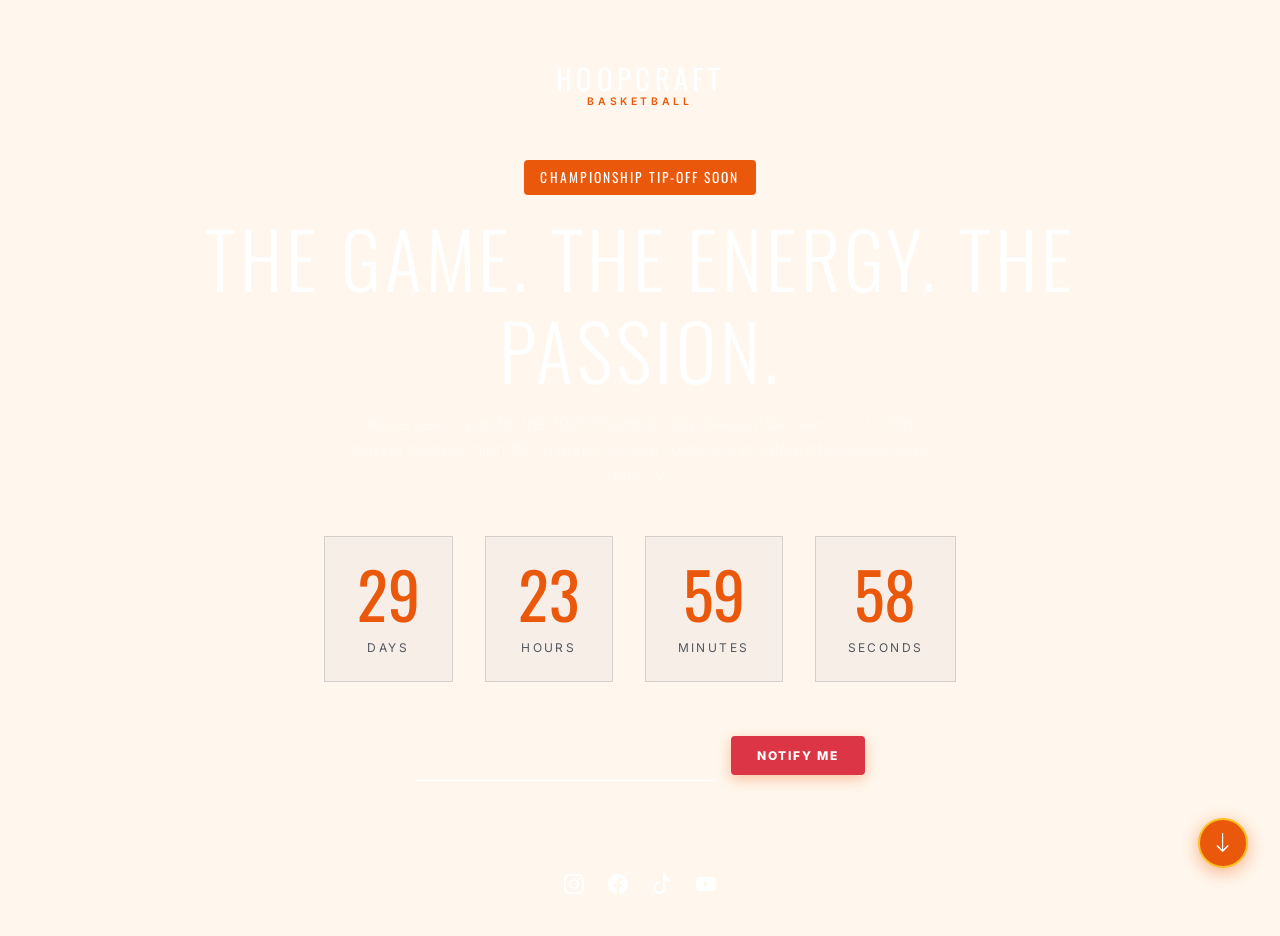
<file: coming-soon.html>
<!DOCTYPE html>
<html lang="en" data-theme="dark">
<head>
  <meta charset="UTF-8">
  <meta name="viewport" content="width=device-width, initial-scale=1.0">
  
  <!-- SEO Metadata -->
  <title>2026 Championship Tip-Off Soon — HoopCraft Basketball</title>
  <meta name="description" content="The new HoopCraft championship basketball season is launching soon. Get ready for buzzer beaters, high-flying dunks, all-star rosters, and courtside energy.">

  <!-- Favicon -->
  <link rel="icon" type="image/svg+xml" href="assets/images/favicon.svg">

  <!-- Bootstrap 5 CDN -->
  <link href="https://cdn.jsdelivr.net/npm/bootstrap@5.3.0/dist/css/bootstrap.min.css" rel="stylesheet">
  <!-- Bootstrap Icons CDN -->
  <link href="https://cdn.jsdelivr.net/npm/bootstrap-icons@1.11.0/font/bootstrap-icons.css" rel="stylesheet">
  
  <!-- Local Styles -->
  <link rel="stylesheet" href="assets/css/style.css">
</head>
<body>

  <!-- Coming Soon Page Content -->
  <main class="coming-soon-wrapper container justify-content-between py-5">
    
    <!-- Top Brand Logo -->
    <div class="brand-logo-container mt-3">
      <a href="index.html" class="brand-logo text-white">
        HOOPCRAFT
        <span class="text-warning">BASKETBALL</span>
      </a>
    </div>

    <!-- Center Hero + Countdown -->
    <div class="my-auto py-5">
      <span class="badge-fast-food mb-3">CHAMPIONSHIP TIP-OFF SOON</span>
      <h1 class="display-3 font-heading text-white mb-3" style="font-size: clamp(2.5rem, 6vw, 5rem);">THE GAME. THE ENERGY. THE PASSION.</h1>
      <p class="font-body mx-auto mb-5 text-white-50" style="max-width: 600px; opacity: 0.85; font-weight: 300;">
        We are gearing up for the 2026 Championship Season! Get ready for thrilling buzzer beaters, high-flying dunks, all-star rosters, and unforgettable courtside energy.
      </p>

      <!-- Countdown Container -->
      <div class="countdown-container" id="coming-soon-countdown">
        <!-- Days -->
        <div class="countdown-box">
          <span class="countdown-number" id="days">00</span>
          <div class="countdown-label">DAYS</div>
        </div>
        <!-- Hours -->
        <div class="countdown-box">
          <span class="countdown-number" id="hours">00</span>
          <div class="countdown-label">HOURS</div>
        </div>
        <!-- Minutes -->
        <div class="countdown-box">
          <span class="countdown-number" id="minutes">00</span>
          <div class="countdown-label">MINUTES</div>
        </div>
        <!-- Seconds -->
        <div class="countdown-box">
          <span class="countdown-number" id="seconds">00</span>
          <div class="countdown-label">SECONDS</div>
        </div>
      </div>

      <!-- Newsletter input -->
      <div class="mx-auto mt-5" style="max-width: 450px;">
        <form id="coming-soon-form" onsubmit="event.preventDefault(); alert('Thank you! You are on the VIP early access list for HoopCraft basketball passes.'); this.reset();">
          <div class="luxury-form-group d-flex align-items-center">
            <div class="flex-grow-1 position-relative">
              <input type="email" id="cs-email" class="luxury-input text-white border-white" placeholder=" " required style="border-bottom: 1px solid rgba(255, 247, 237, 0.3);">
              <label for="cs-email" class="luxury-label" style="color: rgba(255, 247, 237, 0.6);">EMAIL ADDRESS</label>
            </div>
            <button type="submit" class="btn-premium btn-premium-solid bg-danger text-white border-danger ms-3 py-2 px-4" style="height: fit-content; font-size: 0.75rem;">NOTIFY ME</button>
          </div>
        </form>
      </div>
    </div>

    <!-- Bottom Social Links -->
    <div class="mb-3">
      <div class="social-links justify-content-center mb-3">
        <a href="#" class="social-link-item text-white" aria-label="Instagram"><i class="bi bi-instagram"></i></a>
        <a href="#" class="social-link-item text-white" aria-label="Facebook"><i class="bi bi-facebook"></i></a>
        <a href="#" class="social-link-item text-white" aria-label="TikTok"><i class="bi bi-tiktok"></i></a>
        <a href="#" class="social-link-item text-white" aria-label="YouTube"><i class="bi bi-youtube"></i></a>
      </div>
      <p class="mb-0 text-white-50" style="font-size: 0.75rem; opacity: 0.5;">&copy; 2026 HoopCraft. All Rights Reserved.</p>
    </div>

  </main>

  <!-- Scripts -->
  <script src="assets/js/main.js"></script>
</body>
</html>
</file>
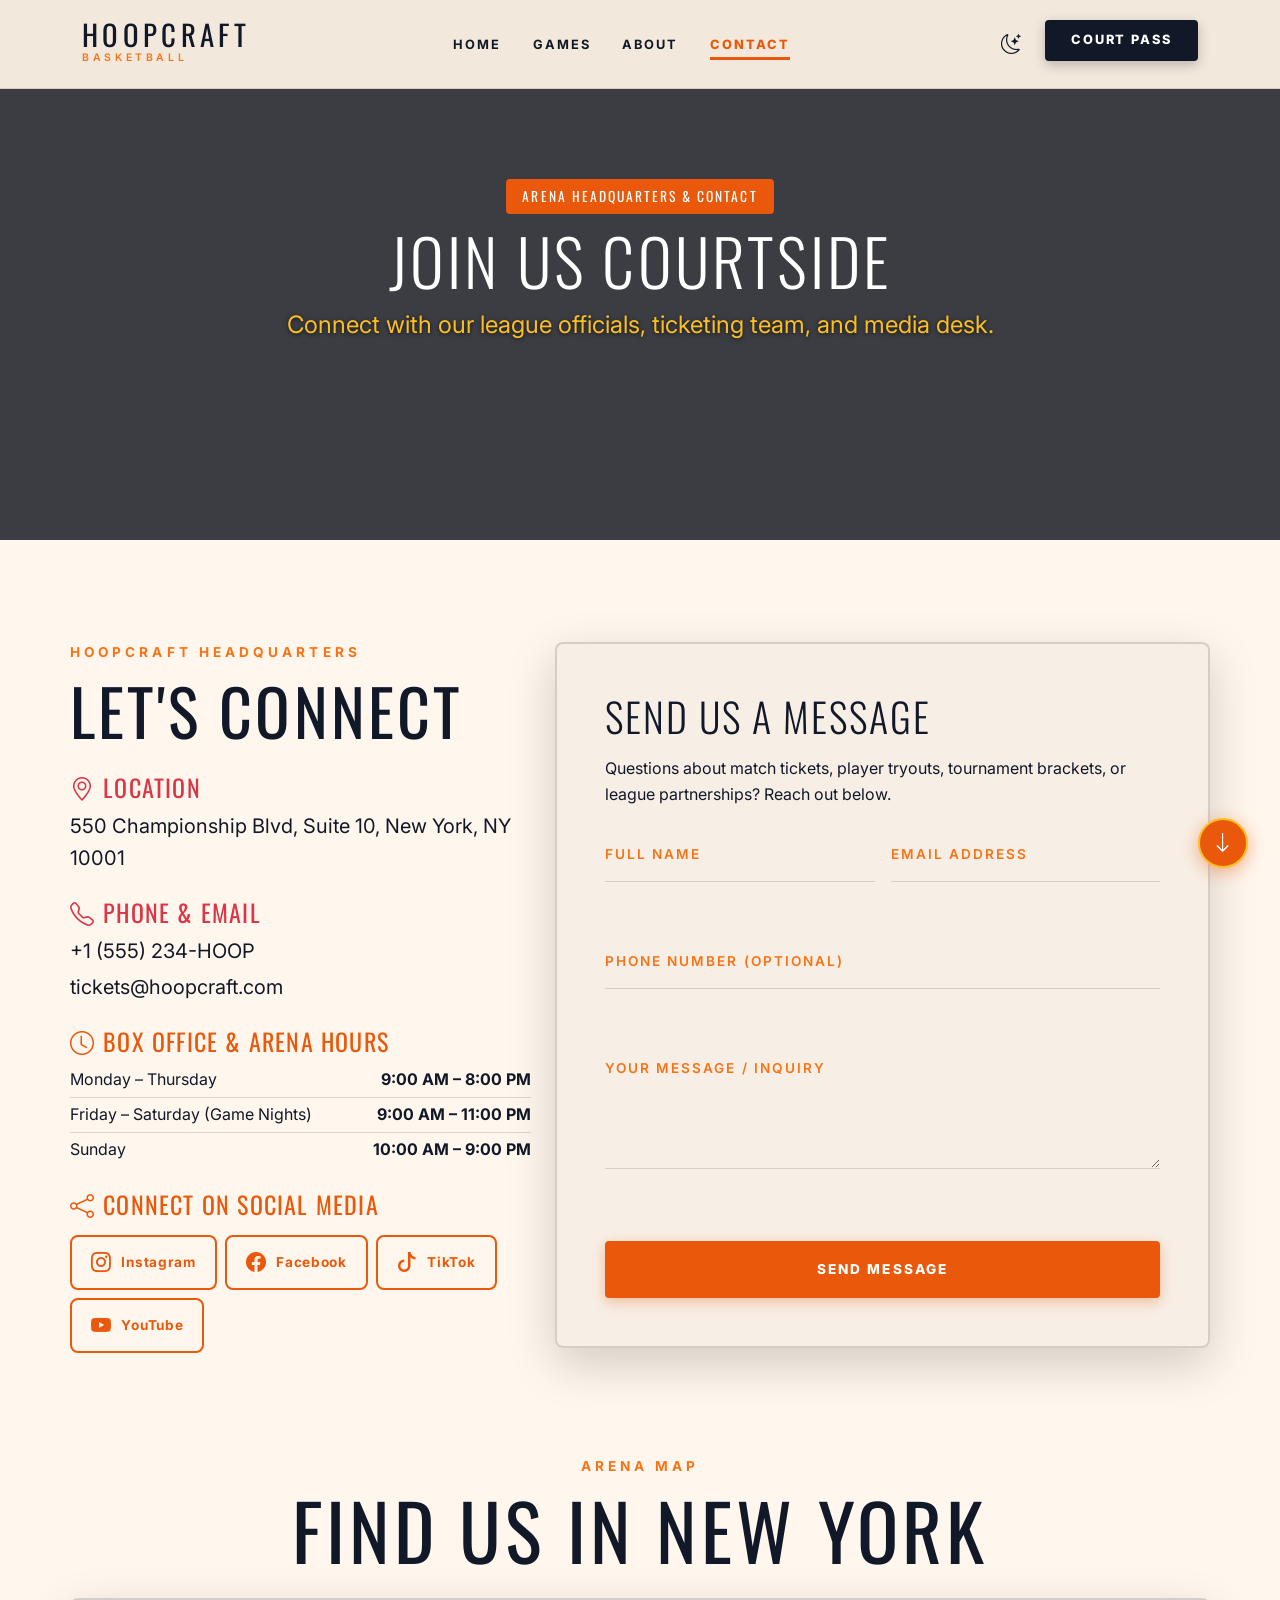
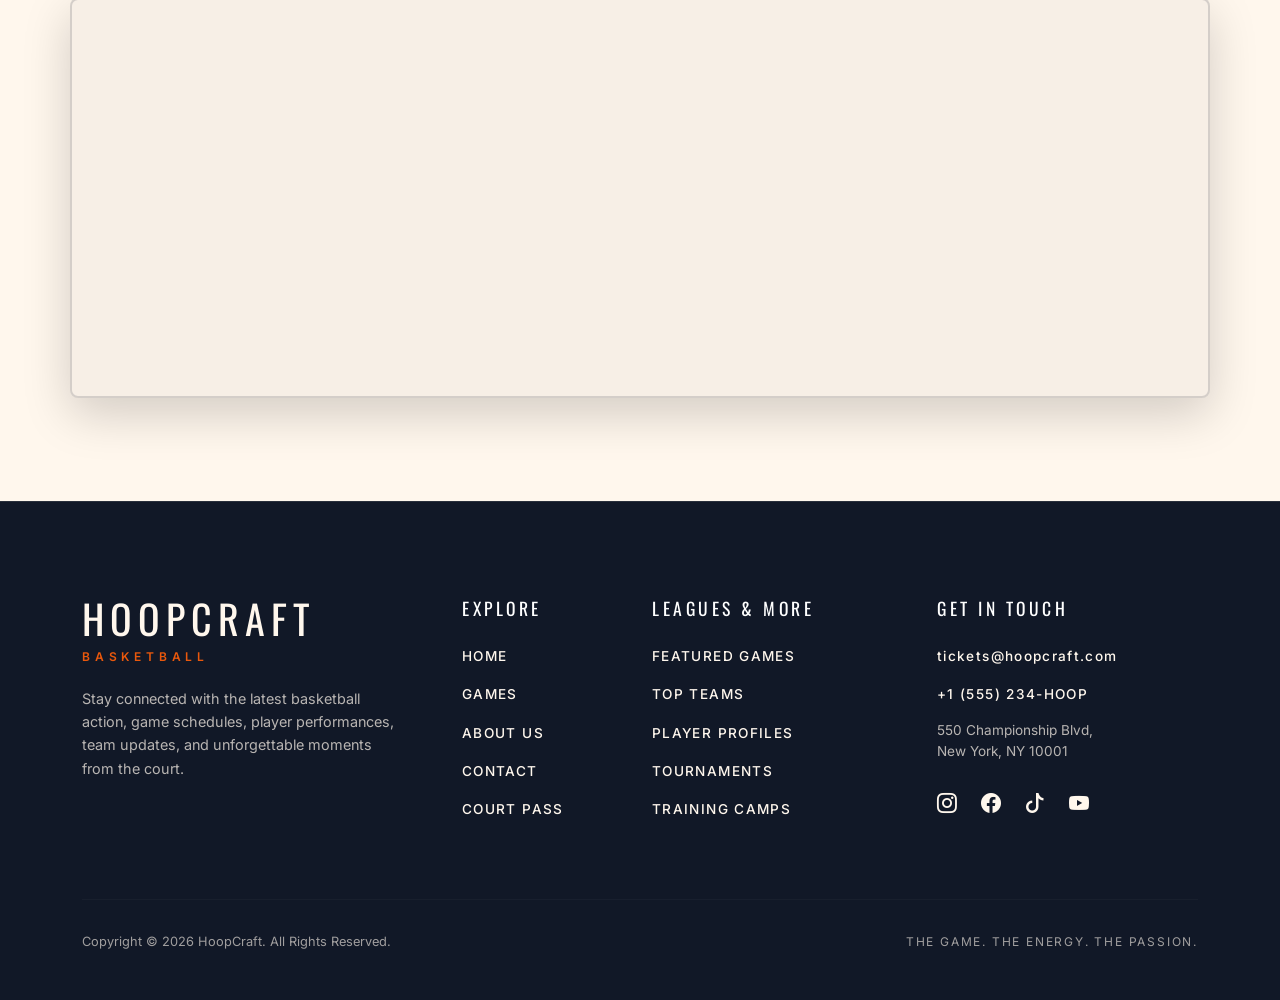
<file: contact.html>
<!DOCTYPE html>
<html lang="en" data-theme="light">
<head>
  <meta charset="UTF-8">
  <meta name="viewport" content="width=device-width, initial-scale=1.0">
  
  <!-- SEO Metadata -->
  <title>Contact Us — HoopCraft Basketball</title>
  <meta name="description" content="Find HoopCraft arena headquarters in New York, box office hours, league desk, or contact our team for match tickets, tryouts, and media inquiries.">
  
  <!-- Open Graph Metadata -->
  <meta property="og:title" content="Contact Us — HoopCraft Basketball">
  <meta property="og:description" content="Find HoopCraft arena headquarters in New York, box office hours, league desk, or contact our team for match tickets, tryouts, and media inquiries.">
  <meta property="og:type" content="website">
  <meta property="og:image" content="https://images.unsplash.com/photo-1504450758481-7338eba7524a">

  <!-- Favicon -->
  <link rel="icon" type="image/svg+xml" href="assets/images/favicon.svg">

  <!-- Bootstrap 5 CDN -->
  <link href="https://cdn.jsdelivr.net/npm/bootstrap@5.3.0/dist/css/bootstrap.min.css" rel="stylesheet">
  <!-- Bootstrap Icons CDN -->
  <link href="https://cdn.jsdelivr.net/npm/bootstrap-icons@1.11.0/font/bootstrap-icons.css" rel="stylesheet">
  
  <!-- Local Styles -->
  <link rel="stylesheet" href="assets/css/style.css">
</head>
<body>

  <!-- Header Navigation -->
  <header>
    <nav class="header-nav">
      <div class="container d-flex align-items-center justify-content-between">
        <!-- Logo: Left -->
        <div class="brand-logo-container">
          <a href="index.html" class="brand-logo">
            HOOPCRAFT
            <span>BASKETBALL</span>
          </a>
        </div>

        <!-- Desktop Navigation: Center -->
        <ul class="nav-desktop-links d-flex list-unstyled m-0 p-0">
          <li><a href="index.html" class="nav-link-custom">Home</a></li>
          <li><a href="menu.html" class="nav-link-custom">Games</a></li>
          <li><a href="about.html" class="nav-link-custom">About</a></li>
          <li><a href="contact.html" class="nav-link-custom active">Contact</a></li>
        </ul>

        <!-- Desktop Navigation: Right -->
        <div class="d-flex align-items-center">
          <button class="theme-toggle-btn me-3" aria-label="Toggle Light and Dark Mode">
            <i class="bi bi-moon-stars"></i>
          </button>
          <div class="nav-desktop-reserve">
            <a href="reservation.html" class="btn-premium btn-premium-solid py-2 px-4" style="font-size: 0.8rem;">COURT PASS</a>
          </div>
          <!-- Mobile Hamburger Toggle -->
          <button class="hamburger-menu ms-2" aria-label="Open Navigation Overlay">
            <i class="bi bi-list"></i>
          </button>
        </div>
      </div>
    </nav>

    <!-- Mobile Navigation Overlay Drawer -->
    <div class="mobile-nav-overlay">
      <button class="mobile-nav-close" aria-label="Close Navigation Overlay">
        <i class="bi bi-x-lg"></i>
      </button>
      <ul class="mobile-nav-links">
        <li class="mobile-nav-item"><a href="index.html" class="mobile-nav-link">Home</a></li>
        <li class="mobile-nav-item"><a href="menu.html" class="mobile-nav-link">Games</a></li>
        <li class="mobile-nav-item"><a href="about.html" class="mobile-nav-link">About</a></li>
        <li class="mobile-nav-item"><a href="contact.html" class="mobile-nav-link active">Contact</a></li>
        <li class="mobile-nav-item mt-3"><a href="reservation.html" class="mobile-nav-btn-tab">COURT PASS</a></li>
      </ul>
    </div>
  </header>

  <main>
    <!-- Contact Hero Section -->
    <section class="page-hero">
      <div class="page-hero-bg" style="background-image: url('https://images.unsplash.com/photo-1504450758481-7338eba7524a');"></div>
      <div class="page-hero-overlay" style="background: rgba(11,15,25,0.8);"></div>
      <div class="page-hero-content">
        <span class="badge-fast-food mb-2">ARENA HEADQUARTERS &amp; CONTACT</span>
        <h1 class="display-3 font-heading text-white">JOIN US COURTSIDE</h1>
        <p class="font-body text-warning fs-4 mt-2">Connect with our league officials, ticketing team, and media desk.</p>
      </div>
    </section>

    <!-- Main Contact Info & Form Section -->
    <section class="section-padding container">
      <div class="row gy-5">
        <!-- Contact Details Left -->
        <div class="col-lg-5 animate-slide-left">
          <span class="small-label">HOOPCRAFT HEADQUARTERS</span>
          <h2 class="section-title" style="font-size: clamp(2.5rem, 5vw, 4rem);">LET'S CONNECT</h2>
          
          <div class="mt-4">
            <h4 class="font-heading text-danger fs-4 mb-2"><i class="bi bi-geo-alt me-2"></i>LOCATION</h4>
            <p class="font-body fs-5 opacity-90 mb-4">550 Championship Blvd, Suite 10, New York, NY 10001</p>

            <h4 class="font-heading text-danger fs-4 mb-2"><i class="bi bi-telephone me-2"></i>PHONE &amp; EMAIL</h4>
            <p class="font-body fs-5 opacity-90 mb-1">+1 (555) 234-HOOP</p>
            <p class="font-body fs-5 opacity-90 mb-4">tickets@hoopcraft.com</p>

            <h4 class="font-heading text-warning fs-4 mb-2"><i class="bi bi-clock me-2"></i>BOX OFFICE &amp; ARENA HOURS</h4>
            <ul class="list-unstyled font-body opacity-90 fs-6 mb-4">
              <li class="d-flex justify-content-between py-1 border-bottom border-secondary border-opacity-25">
                <span>Monday – Thursday</span>
                <span class="fw-bold">9:00 AM – 8:00 PM</span>
              </li>
              <li class="d-flex justify-content-between py-1 border-bottom border-secondary border-opacity-25">
                <span>Friday – Saturday (Game Nights)</span>
                <span class="fw-bold">9:00 AM – 11:00 PM</span>
              </li>
              <li class="d-flex justify-content-between py-1">
                <span>Sunday</span>
                <span class="fw-bold">10:00 AM – 9:00 PM</span>
              </li>
            </ul>

            <h4 class="font-heading text-warning fs-4 mb-3"><i class="bi bi-share me-2"></i>CONNECT ON SOCIAL MEDIA</h4>
            <div class="d-flex gap-2 flex-wrap">
              <a href="https://instagram.com" target="_blank" rel="noopener noreferrer" class="contact-social-btn">
                <i class="bi bi-instagram fs-5"></i> Instagram
              </a>
              <a href="https://facebook.com" target="_blank" rel="noopener noreferrer" class="contact-social-btn">
                <i class="bi bi-facebook fs-5"></i> Facebook
              </a>
              <a href="https://tiktok.com" target="_blank" rel="noopener noreferrer" class="contact-social-btn">
                <i class="bi bi-tiktok fs-5"></i> TikTok
              </a>
              <a href="https://youtube.com" target="_blank" rel="noopener noreferrer" class="contact-social-btn">
                <i class="bi bi-youtube fs-5"></i> YouTube
              </a>
            </div>
          </div>
        </div>

        <!-- Contact Form Right -->
        <div class="col-lg-7 animate-slide-right stagger-1">
          <div class="p-4 p-md-5 rounded-3 shadow-lg" style="background-color: var(--card-bg); border: 2px solid var(--border-color);">
            <h3 class="font-heading display-6 mb-3">SEND US A MESSAGE</h3>
            <p class="font-body opacity-80 mb-4">Questions about match tickets, player tryouts, tournament brackets, or league partnerships? Reach out below.</p>

            <form id="contact-form" class="luxury-form">
              <div class="row g-3">
                <div class="col-md-6">
                  <div class="luxury-form-group">
                    <input type="text" id="contact-name" class="luxury-input" placeholder=" " required>
                    <label for="contact-name" class="luxury-label">FULL NAME</label>
                  </div>
                </div>
                <div class="col-md-6">
                  <div class="luxury-form-group">
                    <input type="email" id="contact-email" class="luxury-input" placeholder=" " required>
                    <label for="contact-email" class="luxury-label">EMAIL ADDRESS</label>
                  </div>
                </div>
                <div class="col-12">
                  <div class="luxury-form-group">
                    <input type="tel" id="contact-phone" class="luxury-input" placeholder=" ">
                    <label for="contact-phone" class="luxury-label">PHONE NUMBER (OPTIONAL)</label>
                  </div>
                </div>
                <div class="col-12">
                  <div class="luxury-form-group">
                    <textarea id="contact-message" class="luxury-input" rows="4" placeholder=" " required></textarea>
                    <label for="contact-message" class="luxury-label">YOUR MESSAGE / INQUIRY</label>
                  </div>
                </div>
                <div class="col-12 mt-4">
                  <button type="submit" class="btn-premium btn-premium-solid w-100 py-3">SEND MESSAGE</button>
                </div>
              </div>
            </form>
          </div>
        </div>
      </div>
    </section>

    <!-- Map Section -->
    <section class="section-padding container pt-0">
      <div class="text-center mb-4">
        <span class="small-label">ARENA MAP</span>
        <h2 class="section-title">FIND US IN NEW YORK</h2>
      </div>
      <div class="map-container rounded-3 overflow-hidden shadow-lg" style="height: 400px; border: 2px solid var(--border-color);">
        <iframe src="https://www.google.com/maps/embed?pb=!1m18!1m12!1m3!1d3022.18395804595!2d-73.98773128459364!3d40.75889497932681!2m3!1f0!2f0!3f0!3m2!1i1024!2i768!4f13.1!3m3!1m2!1s0x89c25855c6480299%3A0x55194ec5a1ae072e!2sTimes%20Square!5e0!3m2!1sen!2sus!4v1620000000000!5m2!1sen!2sus" width="100%" height="100%" style="border:0;" allowfullscreen="" loading="lazy"></iframe>
      </div>
    </section>
  </main>

  <!-- Footer Section -->
  <footer class="footer-section">
    <div class="container">
      <div class="row gy-5">
        <!-- Brand Info -->
        <div class="col-lg-4 col-md-12">
          <a href="index.html" class="footer-logo">
            HOOPCRAFT
            <span class="text-warning">BASKETBALL</span>
          </a>
          <p class="font-body mt-4" style="opacity: 0.7; max-width: 320px; font-size: 0.9rem;">
            Stay connected with the latest basketball action, game schedules, player performances, team updates, and unforgettable moments from the court.
          </p>
        </div>
        
        <!-- Navigation Links -->
        <div class="col-lg-2 col-md-4 col-6">
          <h5 class="text-white mb-4 letter-spacing-lg" style="font-size: 1.1rem;">EXPLORE</h5>
          <ul class="footer-links">
            <li><a href="index.html" class="footer-link-item">Home</a></li>
            <li><a href="menu.html" class="footer-link-item">Games</a></li>
            <li><a href="about.html" class="footer-link-item">About Us</a></li>
            <li><a href="contact.html" class="footer-link-item">Contact</a></li>
            <li><a href="reservation.html" class="footer-link-item">Court Pass</a></li>
          </ul>
        </div>
        
        <!-- Categories -->
        <div class="col-lg-3 col-md-4 col-6">
          <h5 class="text-white mb-4 letter-spacing-lg" style="font-size: 1.1rem;">LEAGUES &amp; MORE</h5>
          <ul class="footer-links">
            <li><a href="menu.html" class="footer-link-item">Featured Games</a></li>
            <li><a href="menu.html" class="footer-link-item">Top Teams</a></li>
            <li><a href="menu.html" class="footer-link-item">Player Profiles</a></li>
            <li><a href="menu.html" class="footer-link-item">Tournaments</a></li>
            <li><a href="menu.html" class="footer-link-item">Training Camps</a></li>
          </ul>
        </div>
        
        <!-- Contact Details -->
        <div class="col-lg-3 col-md-4 col-12">
          <h5 class="text-white mb-4 letter-spacing-lg" style="font-size: 1.1rem;">GET IN TOUCH</h5>
          <ul class="footer-links mb-4">
            <li><a href="mailto:tickets@hoopcraft.com" class="footer-link-item" style="text-transform: none;">tickets@hoopcraft.com</a></li>
            <li><a href="tel:+15552344667" class="footer-link-item">+1 (555) 234-HOOP</a></li>
            <li><p class="mb-0" style="font-size: 0.85rem; opacity: 0.7;">550 Championship Blvd,<br>New York, NY 10001</p></li>
          </ul>
          <div class="social-links">
            <a href="#" class="social-link-item" aria-label="Instagram"><i class="bi bi-instagram"></i></a>
            <a href="#" class="social-link-item" aria-label="Facebook"><i class="bi bi-facebook"></i></a>
            <a href="#" class="social-link-item" aria-label="TikTok"><i class="bi bi-tiktok"></i></a>
            <a href="#" class="social-link-item" aria-label="YouTube"><i class="bi bi-youtube"></i></a>
          </div>
        </div>
      </div>
      
      <!-- Footer Bottom -->
      <div class="footer-bottom d-flex flex-column flex-md-row justify-content-between align-items-center">
        <p class="mb-0 text-center text-md-start">Copyright &copy; 2026 HoopCraft. All Rights Reserved.</p>
        <p class="mb-0 mt-2 mt-md-0 text-center text-md-end" style="font-size: 0.75rem; letter-spacing: 0.15em;">THE GAME. THE ENERGY. THE PASSION.</p>
      </div>
    </div>
  </footer>

  <!-- Scripts -->
  <script src="https://cdn.jsdelivr.net/npm/bootstrap@5.3.0/dist/js/bootstrap.bundle.min.js"></script>
  <script src="assets/js/main.js"></script>
</body>
</html>
</file>
<file: assets/css/style.css>
/* 
 * HOOPCRAFT — THE GAME. THE ENERGY. THE PASSION.
 * BASKETBALL DESIGN SYSTEM & STYLE SHEET
 */

@import url('https://fonts.googleapis.com/css2?family=Inter:wght@300;400;500;600;700;800;900&family=Oswald:wght@400;500;600;700&display=swap');

:root {
  color-scheme: light;
  /* Basketball Brand Colors */
  --color-orange: #F97316;
  --color-deep-orange: #EA580C;
  --color-charcoal: #111827;
  --color-deep-black: #0B0F19;
  --color-warm-white: #FFF7ED;
  --color-soft-gray: #F3F4F6;
  --color-gold: #FBBF24;

  /* Backward Compatibility Aliases */
  --color-sand: #FFF7ED;
  --color-espresso: #111827;
  --color-cream: #FFF7ED;
  --color-dark-brown: #0B0F19;
  --color-red: #EA580C;
  --color-yellow: #FBBF24;

  /* Theme variables - Light Mode by default */
  --bg-primary: var(--color-warm-white);
  --bg-secondary: var(--color-charcoal);
  --text-primary: var(--color-charcoal);
  --text-secondary: var(--color-warm-white);
  --accent: #EA580C; /* Deep Orange for sharp contrast in light mode */
  --accent-muted: #F97316; /* Orange for badges, highlights and labels */
  --border-color: rgba(17, 24, 39, 0.15);
  --border-hover: rgba(234, 88, 12, 0.5);
  --card-bg: rgba(17, 24, 39, 0.03);

  /* Basketball Typography */
  --font-heading: 'Oswald', sans-serif;
  --font-body: 'Inter', sans-serif;
  --font-script: 'Oswald', sans-serif;

  /* Transitions */
  --transition-smooth: all 0.5s cubic-bezier(0.25, 1, 0.5, 1);
  --transition-fast: all 0.25s ease;
}

[data-theme="dark"] {
  color-scheme: dark;
  --bg-primary: var(--color-deep-black);
  --bg-secondary: var(--color-warm-white);
  --text-primary: var(--color-warm-white);
  --text-secondary: var(--color-charcoal);
  --accent: var(--color-orange); /* Vibrant Basketball Orange in dark mode */
  --accent-muted: var(--color-gold); /* Golden Yellow in dark mode */
  --border-color: rgba(255, 247, 237, 0.14);
  --border-hover: rgba(249, 115, 22, 0.5);
  --card-bg: rgba(255, 247, 237, 0.04);
}

[data-theme="dark"] .btn-premium-solid {
  border: 2px solid #FBBF24 !important;
  background-color: #EA580C !important;
  color: #ffffff !important;
  box-shadow: 0 4px 16px rgba(234, 88, 12, 0.45);
}

[data-theme="dark"] .btn-premium-solid:hover {
  background-color: #FBBF24 !important;
  border-color: #FBBF24 !important;
  color: #111827 !important;
}

[data-theme="dark"] .btn-premium-outline {
  border: 2px solid #FBBF24 !important;
  color: #FBBF24 !important;
}

/* Global Reset & Base Styles */
* {
  box-sizing: border-box;
  margin: 0;
  padding: 0;
}

html {
  scroll-behavior: smooth;
  overflow-x: hidden;
  font-size: 16px;
}

body {
  font-family: var(--font-body);
  background-color: var(--bg-primary);
  color: var(--text-primary);
  transition: background-color 0.6s cubic-bezier(0.25, 1, 0.5, 1), color 0.6s cubic-bezier(0.25, 1, 0.5, 1);
  overflow-x: hidden;
  line-height: 1.6;
}

/* Page Transition Overlay */
.page-transition-overlay {
  position: fixed;
  top: 0;
  left: 0;
  width: 100%;
  height: 100%;
  background-color: var(--color-espresso);
  z-index: 9999;
  transform: translateY(0);
  transition: transform 0.6s cubic-bezier(0.85, 0, 0.15, 1);
  pointer-events: none;
}
.page-transition-overlay.active {
  transform: translateY(-100%);
}

/* Custom Scrollbar */
::-webkit-scrollbar {
  width: 8px;
}
::-webkit-scrollbar-track {
  background: var(--bg-primary);
}
::-webkit-scrollbar-thumb {
  background: var(--accent-muted);
}
::-webkit-scrollbar-thumb:hover {
  background: var(--accent);
}

/* Typography & Headers */
h1, h2, h3, h4, h5, h6 {
  font-family: var(--font-heading);
  letter-spacing: 0.05em;
  font-weight: 400;
  text-transform: uppercase;
}

.font-script {
  font-family: var(--font-script);
  font-style: italic;
  text-transform: none;
  font-weight: 400;
  letter-spacing: 0;
}

.text-stroke {
  -webkit-text-stroke: 1px var(--text-primary);
  color: transparent;
}

/* Utility Layouts */
.section-padding {
  padding: clamp(4rem, 8vw, 10rem) 0;
}

.letter-spacing-lg {
  letter-spacing: 0.2em;
}

.small-label {
  font-family: var(--font-body);
  font-weight: 700;
  font-size: clamp(0.7rem, 1.5vw, 0.85rem);
  text-transform: uppercase;
  color: var(--accent-muted);
  display: block;
  margin-bottom: 1rem;
  letter-spacing: 0.3em;
}

.section-title {
  font-size: clamp(2.5rem, 6vw, 5.5rem);
  line-height: 0.95;
  margin-bottom: 2rem;
}

/* Premium Buttons */
.btn-premium {
  font-family: var(--font-body);
  font-weight: 700;
  font-size: 0.85rem;
  letter-spacing: 0.15em;
  text-transform: uppercase;
  padding: 1.1rem 2.2rem;
  border-radius: 4px;
  transition: var(--transition-smooth);
  position: relative;
  overflow: hidden;
  z-index: 1;
  display: inline-block;
  text-decoration: none;
  text-align: center;
}

.btn-premium-outline {
  border: 2px solid var(--text-primary);
  background: transparent;
  color: var(--text-primary) !important;
}

.btn-premium-outline::before {
  content: '';
  position: absolute;
  top: 0;
  left: 0;
  width: 100%;
  height: 100%;
  background-color: var(--color-red);
  z-index: -1;
  transform: scaleX(0);
  transform-origin: right;
  transition: transform 0.4s cubic-bezier(0.25, 1, 0.5, 1);
}

.btn-premium-outline:hover {
  color: #ffffff !important;
  border-color: var(--color-red);
}

.btn-premium-outline:hover::before {
  transform: scaleX(1);
  transform-origin: left;
}

.btn-premium-solid {
  border: 2px solid var(--color-deep-orange);
  background: var(--color-deep-orange);
  color: #ffffff !important;
  font-weight: 800;
  box-shadow: 0 4px 14px rgba(234, 88, 12, 0.35);
}

.btn-premium-solid:hover {
  background-color: var(--color-gold) !important;
  border-color: var(--color-gold) !important;
  color: #111827 !important;
  box-shadow: 0 6px 20px rgba(251, 191, 36, 0.45);
}

/* CTA Section White Button Override */
.btn-premium-solid.bg-white,
.btn-premium.bg-white,
.bg-danger .btn-premium-solid,
.bg-danger .btn-premium {
  background-color: #ffffff !important;
  color: #EA580C !important;
  border-color: #ffffff !important;
  font-weight: 800 !important;
}

.btn-premium-solid.bg-white:hover,
.btn-premium.bg-white:hover,
.bg-danger .btn-premium-solid:hover,
.bg-danger .btn-premium:hover {
  background-color: #111827 !important;
  color: #ffffff !important;
  border-color: #111827 !important;
}

.btn-premium-text {
  font-family: var(--font-body);
  font-weight: 700;
  font-size: 0.85rem;
  letter-spacing: 0.15em;
  text-transform: uppercase;
  color: var(--text-primary);
  text-decoration: none;
  display: inline-flex;
  align-items: center;
  gap: 0.75rem;
  position: relative;
  padding-bottom: 0.25rem;
}

.btn-premium-text::after {
  content: '';
  position: absolute;
  bottom: 0;
  left: 0;
  width: 100%;
  height: 1px;
  background-color: var(--text-primary);
  transform: scaleX(0.3);
  transform-origin: left;
  transition: var(--transition-smooth);
}

.btn-premium-text:hover::after {
  transform: scaleX(1);
  background-color: var(--accent);
}

.btn-premium-text i {
  transition: transform 0.3s ease;
}

.btn-premium-text:hover i {
  transform: translateX(5px);
  color: var(--accent);
}

/* Header & Sticky Nav */
.header-nav {
  position: fixed;
  top: 0;
  left: 0;
  width: 100%;
  z-index: 1000;
  background: rgba(255, 244, 230, 0.94); /* Frosted Warm Cream in Light Mode */
  backdrop-filter: blur(12px);
  -webkit-backdrop-filter: blur(12px);
  border-bottom: 1px solid rgba(23, 23, 23, 0.12);
  padding: 1.25rem 0;
  transition: background-color 0.4s ease, padding 0.4s ease, border-color 0.4s ease, box-shadow 0.4s ease;
}

[data-theme="dark"] .header-nav {
  background: rgba(23, 23, 23, 0.94); /* Frosted Deep Charcoal in Dark Mode */
  border-bottom: 1px solid rgba(255, 244, 230, 0.12);
}

.header-nav.scrolled {
  padding: 0.8rem 0;
  box-shadow: 0 4px 30px rgba(0, 0, 0, 0.08);
}

.nav-desktop-links {
  display: flex;
  gap: 2rem;
  list-style: none;
  margin: 0;
  padding: 0;
  align-items: center;
}

.nav-link-custom {
  font-family: var(--font-body);
  font-size: 0.8rem;
  font-weight: 700;
  text-transform: uppercase;
  color: var(--text-primary);
  text-decoration: none;
  letter-spacing: 0.15em;
  position: relative;
  padding: 0.5rem 0;
  transition: var(--transition-fast);
}

.nav-link-custom::after {
  content: '';
  position: absolute;
  bottom: 0;
  left: 0;
  width: 100%;
  height: 2px;
  background-color: var(--text-primary);
  transform: scaleX(0);
  transform-origin: right;
  transition: transform 0.4s cubic-bezier(0.25, 1, 0.5, 1);
}

.nav-link-custom:hover {
  color: var(--accent-muted);
}

.nav-link-custom:hover::after {
  transform: scaleX(1);
  transform-origin: left;
}

/* Active Link Contrast System */
.nav-link-custom.active {
  color: var(--accent) !important;
  font-weight: 800;
}

.nav-link-custom.active::after {
  transform: scaleX(1);
  transform-origin: left;
  background-color: var(--accent);
  height: 3px;
}

[data-theme="dark"] .nav-link-custom.active {
  color: #FBBF24 !important;
}

[data-theme="dark"] .nav-link-custom.active::after {
  background-color: #FBBF24;
  height: 3px;
}

/* Typographic Logo */
.brand-logo-container {
  text-align: left;
}
.coming-soon-wrapper .brand-logo-container,
.error-404-wrapper .brand-logo-container {
  text-align: center;
}
.brand-logo {
  font-family: var(--font-heading);
  font-size: 1.8rem;
  letter-spacing: 0.15em;
  color: var(--text-primary);
  text-decoration: none;
  line-height: 1;
  display: inline-block;
  transition: var(--transition-fast);
}

.brand-logo span {
  display: block;
  font-size: 0.65rem;
  letter-spacing: 0.35em;
  font-family: var(--font-body);
  font-weight: 600;
  color: var(--accent-muted);
  margin-top: 0.25rem;
}
.brand-logo:hover {
  color: var(--accent-muted);
}

/* Theme Toggle Button */
.theme-toggle-btn {
  background: transparent;
  border: none;
  color: var(--text-primary);
  font-size: 1.25rem;
  cursor: pointer;
  padding: 0.5rem;
  display: flex;
  align-items: center;
  justify-content: center;
  transition: var(--transition-fast);
  margin-right: 1.5rem;
}

.theme-toggle-btn:hover {
  color: var(--accent-muted);
  transform: rotate(15deg);
}

/* Header ORDER NOW Button Styling */
.header-nav .nav-desktop-reserve a.btn-premium,
.header-nav .btn-premium-solid,
.header-nav .btn-premium {
  background-color: #111827 !important;
  color: #ffffff !important;
  border: 2px solid #111827 !important;
  font-weight: 800 !important;
  letter-spacing: 0.15em !important;
  opacity: 1 !important;
  visibility: visible !important;
  box-shadow: 0 4px 12px rgba(17, 24, 39, 0.25);
  transition: all 0.3s ease;
}

.header-nav .nav-desktop-reserve a.btn-premium:hover,
.header-nav .btn-premium-solid:hover,
.header-nav .btn-premium:hover {
  background-color: #EA580C !important;
  color: #ffffff !important;
  border-color: #EA580C !important;
  box-shadow: 0 6px 18px rgba(234, 88, 12, 0.4);
  transform: translateY(-2px);
}

[data-theme="dark"] .header-nav .nav-desktop-reserve a.btn-premium,
[data-theme="dark"] .header-nav .btn-premium-solid {
  background-color: #EA580C !important;
  color: #ffffff !important;
  border-color: #EA580C !important;
}

[data-theme="dark"] .header-nav .nav-desktop-reserve a.btn-premium:hover,
[data-theme="dark"] .header-nav .btn-premium-solid:hover {
  background-color: #FBBF24 !important;
  color: #111827 !important;
  border-color: #FBBF24 !important;
}

/* Hamburger & Mobile Menu Overlay */
.hamburger-menu {
  background: transparent;
  border: none;
  color: var(--text-primary);
  font-size: 1.75rem;
  cursor: pointer;
  display: none; /* Block on tablet/mobile */
  align-items: center;
  justify-content: center;
  transition: var(--transition-fast);
}

.hamburger-menu:hover {
  color: var(--accent);
}

.mobile-nav-overlay {
  position: fixed;
  top: 0;
  left: 0;
  width: 100%;
  height: 100vh;
  background-color: var(--color-espresso);
  z-index: 2000;
  display: flex;
  flex-direction: column;
  justify-content: center;
  align-items: center;
  transform: translateY(-100%);
  transition: transform 0.6s cubic-bezier(0.85, 0, 0.15, 1);
}

.mobile-nav-overlay.open {
  transform: translateY(0);
}

.mobile-nav-close {
  position: absolute;
  top: 2rem;
  right: 2rem;
  background: transparent;
  border: none;
  color: var(--color-cream);
  font-size: 2rem;
  cursor: pointer;
  transition: var(--transition-fast);
}
.mobile-nav-close:hover {
  color: var(--color-gold);
}

.mobile-nav-links {
  list-style: none;
  text-align: center;
  padding: 0;
}

.mobile-nav-item {
  margin: 1.5rem 0;
  opacity: 0;
  transform: translateY(30px);
  transition: opacity 0.5s ease, transform 0.5s ease;
}

.mobile-nav-overlay.open .mobile-nav-item {
  opacity: 1;
  transform: translateY(0);
}

/* Add delays to list items when open */
.mobile-nav-overlay.open .mobile-nav-item:nth-child(1) { transition-delay: 0.1s; }
.mobile-nav-overlay.open .mobile-nav-item:nth-child(2) { transition-delay: 0.2s; }
.mobile-nav-overlay.open .mobile-nav-item:nth-child(3) { transition-delay: 0.3s; }
.mobile-nav-overlay.open .mobile-nav-item:nth-child(4) { transition-delay: 0.4s; }
.mobile-nav-overlay.open .mobile-nav-item:nth-child(5) { transition-delay: 0.5s; }

.mobile-nav-link {
  font-family: var(--font-heading);
  font-size: clamp(2.2rem, 7vw, 4rem);
  text-transform: uppercase;
  color: var(--color-cream);
  text-decoration: none;
  letter-spacing: 0.1em;
  transition: var(--transition-fast);
  display: inline-block;
  position: relative;
}

.mobile-nav-link:hover {
  color: var(--color-gold);
}

/* Mobile Hamburger Menu Active Page Highlight in Both Themes */
.mobile-nav-link.active {
  color: #FBBF24 !important; /* Vivid Golden Yellow */
  font-weight: 800;
  text-shadow: 0 0 16px rgba(251, 191, 36, 0.45);
}

.mobile-nav-link.active::after {
  content: '';
  display: block;
  width: 50%;
  height: 4px;
  background-color: var(--color-deep-orange);
  margin: 0.3rem auto 0 auto;
  border-radius: 2px;
}

/* Separate Tab Button for Order Now in Hamburger Menu */
.mobile-nav-btn-tab {
  display: inline-block;
  font-family: var(--font-heading);
  font-size: clamp(1.2rem, 4vw, 1.6rem);
  letter-spacing: 0.15em;
  text-transform: uppercase;
  padding: 0.8rem 2.5rem;
  border-radius: 50px; /* Tab button pill shape */
  border: 2px solid #FBBF24 !important;
  background-color: #EA580C !important;
  color: #ffffff !important;
  text-decoration: none;
  font-weight: 800;
  box-shadow: 0 6px 20px rgba(234, 88, 12, 0.45);
  transition: all 0.3s ease;
}

.mobile-nav-btn-tab:hover,
.mobile-nav-btn-tab.active {
  background-color: #FBBF24 !important;
  border-color: #FBBF24 !important;
  color: #111827 !important;
  box-shadow: 0 8px 25px rgba(251, 191, 36, 0.6);
  transform: translateY(-2px);
}

.mobile-nav-brand {
  display: none !important;
}
.mobile-nav-brand h4 {
  font-family: var(--font-heading);
  color: var(--color-cream);
  font-size: 1.2rem;
  letter-spacing: 0.2rem;
}
.mobile-nav-brand p {
  font-family: var(--font-body);
  color: var(--accent-muted);
  font-size: 0.7rem;
  text-transform: uppercase;
  letter-spacing: 0.3rem;
}

/* Hero Section Styles */
.hero-split {
  height: 100vh;
  min-height: 650px;
  width: 100%;
  display: flex;
  overflow: hidden;
  position: relative;
}

.hero-left {
  width: 50%;
  height: 100%;
  position: relative;
  overflow: hidden;
}

.hero-img-wrapper {
  width: 100%;
  height: 100%;
  overflow: hidden;
  clip-path: inset(0 100% 0 0); /* will animate to inset(0 0 0 0) */
  transition: clip-path 1.5s cubic-bezier(0.77, 0, 0.175, 1);
}

.hero-left img {
  width: 100%;
  height: 100%;
  object-fit: cover;
  transform: scale(1.15);
  transition: transform 1.8s cubic-bezier(0.25, 1, 0.5, 1);
}

.hero-right {
  width: 50%;
  height: 100%;
  background-color: var(--color-espresso);
  display: flex;
  align-items: center;
  padding: 100px 7% 4% 6%;
  position: relative;
  color: var(--color-cream);
}

.hero-content {
  position: relative;
  z-index: 10;
  width: 100%;
  max-width: 580px;
}

.hero-title {
  font-size: clamp(2.2rem, 4.8vw, 4.4rem);
  line-height: 1.02;
  margin-bottom: 1.25rem;
  position: relative;
  color: var(--color-cream);
  text-shadow: 0 4px 25px rgba(0, 0, 0, 0.6);
}

@media (min-width: 1200px) {
  .hero-title {
    margin-left: 0;
    width: 100%;
    z-index: 20;
  }
}

.hero-title span {
  display: block;
  overflow: hidden;
}

.hero-title span span {
  display: block;
  transform: translateY(100%);
  transition: transform 1.2s cubic-bezier(0.25, 1, 0.5, 1);
}

.hero-subtitle {
  opacity: 0;
  transform: translateY(30px);
  transition: opacity 1s ease, transform 1s ease;
  transition-delay: 0.6s;
  max-width: 450px;
}

.hero-actions {
  opacity: 1;
  transform: translateY(0);
  margin-top: 1.5rem;
}

.hero-actions .btn-premium-solid,
.hero-right .btn-premium-solid {
  background-color: #EA580C !important;
  border: 2px solid #EA580C !important;
  color: #ffffff !important;
  font-weight: 800 !important;
  box-shadow: 0 6px 20px rgba(234, 88, 12, 0.45);
}

.hero-actions .btn-premium-solid:hover,
.hero-right .btn-premium-solid:hover {
  background-color: #FBBF24 !important;
  border-color: #FBBF24 !important;
  color: #111827 !important;
  box-shadow: 0 8px 24px rgba(251, 191, 36, 0.55);
  transform: translateY(-3px);
}

.hero-actions .btn-premium-outline,
.hero-right .btn-premium-outline {
  background-color: transparent !important;
  border: 2px solid #ffffff !important;
  color: #ffffff !important;
  font-weight: 700 !important;
}

.hero-actions .btn-premium-outline:hover,
.hero-right .btn-premium-outline:hover {
  background-color: #ffffff !important;
  border-color: #ffffff !important;
  color: #111827 !important;
  transform: translateY(-3px);
}

.hero-actions {
  opacity: 1 !important;
  transform: translateY(0) !important;
  margin-top: 2rem;
  display: flex;
  gap: 1.5rem;
  flex-wrap: wrap;
}

.hero-est {
  position: absolute;
  right: 3rem;
  top: 8.5rem;
  writing-mode: vertical-rl;
  font-family: var(--font-body);
  font-weight: 700;
  font-size: 0.75rem;
  letter-spacing: 0.4em;
  color: #FBBF24 !important; /* Bright Gold color for high visibility in both Light and Dark mode */
  opacity: 1 !important;
  visibility: visible !important;
  z-index: 15;
  transition: opacity 1s ease;
}

[data-theme="light"] .hero-est,
[data-theme="dark"] .hero-est {
  color: #FBBF24 !important;
  opacity: 1 !important;
  visibility: visible !important;
}

.hero-scroll-indicator {
  position: absolute;
  bottom: 3rem;
  left: 8%;
  display: flex;
  align-items: center;
  gap: 1rem;
  font-family: var(--font-body);
  font-size: 0.7rem;
  letter-spacing: 0.3em;
  font-weight: 700;
  color: var(--accent-muted);
  text-transform: uppercase;
  z-index: 20;
  opacity: 0;
  animation: fadeIn 1s ease forwards;
  animation-delay: 1.5s;
}

.scroll-line {
  width: 40px;
  height: 1px;
  background-color: var(--accent-muted);
  position: relative;
  overflow: hidden;
}

.scroll-line::after {
  content: '';
  position: absolute;
  top: 0;
  left: 0;
  width: 100%;
  height: 100%;
  background-color: var(--accent);
  transform: scaleX(0);
  transform-origin: left;
  animation: scrollLineAnim 2s infinite ease-in-out;
}

@keyframes scrollLineAnim {
  0% { transform: scaleX(0); transform-origin: left; }
  50% { transform: scaleX(1); transform-origin: left; }
  50.1% { transform-origin: right; }
  100% { transform: scaleX(0); transform-origin: right; }
}

@keyframes fadeIn {
  from { opacity: 0; }
  to { opacity: 1; }
}

/* Page Hero Components */
.page-hero {
  position: relative;
  height: 60vh;
  min-height: 400px;
  width: 100%;
  display: flex;
  align-items: center;
  justify-content: center;
  text-align: center;
  color: var(--color-cream);
  overflow: hidden;
}

.page-hero-bg {
  position: absolute;
  top: 0;
  left: 0;
  width: 100%;
  height: 100%;
  background-size: cover;
  background-position: center;
  z-index: 1;
  transform: scale(1.05);
  transition: transform 0.5s ease-out;
}

.page-hero-overlay {
  position: absolute;
  top: 0;
  left: 0;
  width: 100%;
  height: 100%;
  background-color: rgba(23, 20, 18, 0.7);
  z-index: 2;
}

.page-hero-content {
  position: relative;
  z-index: 3;
  padding: 0 1rem;
}

/* Editorial Statement Section */
.statement-wrapper {
  text-align: center;
  max-width: 800px;
  margin: 0 auto;
}

.vertical-line {
  width: 1px;
  height: clamp(50px, 8vw, 120px);
  background-color: var(--border-hover);
  margin: 2.5rem auto 0;
  transform: scaleY(0);
  transform-origin: top;
  transition: transform 1.2s cubic-bezier(0.25, 1, 0.5, 1);
}

.vertical-line.reveal {
  transform: scaleY(1);
}

/* Signature Dishes Grid - Horizontal Scrolling / Flex layout */
/* Featured Showdowns Grid - Horizontal Scrolling / Flex layout */
.dishes-row {
  display: flex;
  gap: 2.5rem;
  overflow-x: auto;
  padding: 1.5rem 0 2.5rem 0;
  scrollbar-width: thin;
  scrollbar-color: var(--accent-muted) transparent;
}
.dishes-row::-webkit-scrollbar {
  height: 6px;
}
.dishes-row::-webkit-scrollbar-track {
  background: rgba(17, 24, 39, 0.05);
}
.dishes-row::-webkit-scrollbar-thumb {
  background: var(--accent-muted);
  border-radius: 3px;
}

.dish-card-custom {
  flex: 0 0 340px;
  width: 340px;
  display: flex;
  flex-direction: column;
  transition: var(--transition-smooth);
  position: relative;
}

.dish-img-container {
  width: 340px;
  height: 340px;
  border-radius: 50%;
  overflow: hidden;
  margin-bottom: 1.5rem;
  position: relative;
  border: 2px solid var(--border-color);
  background-color: var(--card-bg);
  flex-shrink: 0;
}

.dish-img-container img {
  width: 100%;
  height: 100%;
  object-fit: cover;
  transition: transform 0.8s cubic-bezier(0.25, 1, 0.5, 1);
}

.dish-info {
  display: flex;
  flex-direction: column;
  flex-grow: 1;
  text-align: left;
}

.dish-cat {
  font-size: 0.7rem;
  font-weight: 800;
  letter-spacing: 0.18em;
  text-transform: uppercase;
  color: var(--accent-muted);
  margin-bottom: 0.4rem;
  display: block;
}

.dish-name-row {
  margin-bottom: 0.5rem;
}

.dish-name {
  font-size: 1.45rem;
  line-height: 1.2;
  font-family: var(--font-heading);
  letter-spacing: 0.04em;
  color: var(--text-primary);
  margin: 0 0 0.5rem 0;
  min-height: 3.5rem;
  display: flex;
  align-items: center;
  transition: var(--transition-fast);
}

.dish-price {
  font-family: var(--font-heading);
  font-weight: 700;
  color: var(--accent);
  font-size: 0.95rem;
  letter-spacing: 0.08em;
  display: inline-flex;
  align-items: center;
  gap: 0.4rem;
  margin-bottom: 0.75rem;
  padding: 0.25rem 0.65rem;
  background: rgba(234, 88, 12, 0.12);
  border-radius: 4px;
  width: fit-content;
  transition: var(--transition-fast);
}

[data-theme="dark"] .dish-price {
  color: #FBBF24 !important;
  background: rgba(251, 191, 36, 0.12);
}

.dish-desc {
  font-size: 0.9rem;
  opacity: 0.85;
  color: var(--text-primary);
  line-height: 1.5;
  font-weight: 400;
  min-height: 4.2rem;
  margin-bottom: 1.25rem;
}

.dish-info .btn-premium {
  margin-top: auto;
}

.dish-card-custom:hover .dish-img-container img {
  transform: scale(1.08);
}
.dish-card-custom:hover .dish-name {
  color: var(--accent);
}
.dish-card-custom:hover .dish-price {
  background-color: var(--accent);
  color: #ffffff !important;
}

/* Full Width Parallax Image */
.parallax-image-section {
  position: relative;
  height: 70vh;
  min-height: 500px;
  overflow: hidden;
  display: flex;
  align-items: center;
  justify-content: center;
  text-align: center;
  color: var(--color-cream);
}
.parallax-bg {
  position: absolute;
  top: 0;
  left: 0;
  width: 100%;
  height: 120%; /* extra height for movement */
  background-size: cover;
  background-position: center;
  z-index: 1;
  will-change: transform;
}
.parallax-overlay {
  position: absolute;
  top: 0;
  left: 0;
  width: 100%;
  height: 100%;
  background-color: rgba(23, 20, 18, 0.6);
  z-index: 2;
}
.parallax-content {
  position: relative;
  z-index: 3;
  padding: 0 1.5rem;
  max-width: 900px;
}

.parallax-content .btn-premium,
.parallax-content .btn-warning {
  background-color: #FBBF24 !important;
  color: #111827 !important;
  border: 2px solid #ffffff !important;
  font-weight: 800 !important;
  box-shadow: 0 4px 18px rgba(0, 0, 0, 0.35);
}

.parallax-content .btn-premium:hover,
.parallax-content .btn-warning:hover {
  background-color: #EA580C !important;
  color: #ffffff !important;
  border-color: #ffffff !important;
  box-shadow: 0 6px 22px rgba(234, 88, 12, 0.55);
}

/* Editorial Split Section (Philosophy, Ingredients, etc.) */
.editorial-split-section {
  display: flex;
  align-items: center;
  gap: 5%;
  flex-wrap: wrap;
}

.editorial-split-left {
  flex: 1 1 45%;
  min-width: 320px;
}

.editorial-split-right {
  flex: 1 1 50%;
  min-width: 320px;
  position: relative;
}

.overlapping-img-wrapper {
  position: relative;
  padding: 3rem 0;
}

.main-overlapping-img {
  width: 85%;
  height: auto;
  aspect-ratio: 4/5;
  object-fit: cover;
  position: relative;
  z-index: 2;
  box-shadow: 0 15px 35px rgba(0, 0, 0, 0.15);
}

.secondary-overlapping-img {
  position: absolute;
  bottom: 0;
  right: 0;
  width: 45%;
  aspect-ratio: 1/1;
  object-fit: cover;
  z-index: 3;
  border: 10px solid var(--bg-primary);
  box-shadow: 0 10px 25px rgba(0, 0, 0, 0.2);
  transition: transform 0.6s cubic-bezier(0.25, 1, 0.5, 1), border-color 0.6s ease;
}

.editorial-split-right:hover .secondary-overlapping-img {
  transform: translate(-10px, -10px);
}

/* Reservation CTA Section */
.reservation-cta-section {
  background-color: var(--color-espresso);
  color: var(--color-cream);
  text-align: center;
  position: relative;
  overflow: hidden;
}

.reservation-cta-section::before {
  content: '';
  position: absolute;
  top: 0;
  left: 0;
  width: 100%;
  height: 100%;
  background: radial-gradient(circle, rgba(185,139,109,0.05) 0%, rgba(0,0,0,0) 80%);
  pointer-events: none;
}

/* Menu Page Styles (Horizontal List, Dotted lines) */
.menu-category-section {
  margin-bottom: 5rem;
}

.menu-category-title {
  font-size: clamp(2rem, 4vw, 3.5rem);
  margin-bottom: 3rem;
  border-bottom: 1px solid var(--border-color);
  padding-bottom: 0.5rem;
  color: var(--text-primary);
}

.menu-list {
  display: flex;
  flex-direction: column;
  gap: 2rem;
}

.menu-row {
  display: flex;
  align-items: center;
  gap: 2rem;
  padding: 1.5rem;
  border-bottom: 1px dashed var(--border-color);
  transition: var(--transition-smooth);
  position: relative;
  background-color: transparent;
}

.menu-row-img-wrapper {
  width: 80px;
  height: 80px;
  border-radius: 50%;
  overflow: hidden;
  flex-shrink: 0;
  border: 1px solid var(--border-color);
}

.menu-row-img-wrapper img {
  width: 100%;
  height: 100%;
  object-fit: cover;
  transition: transform 0.6s ease;
}

.menu-row-content {
  flex-grow: 1;
}

.menu-row-title-bar {
  display: flex;
  align-items: baseline;
  justify-content: space-between;
}

.menu-row-title {
  font-family: var(--font-heading);
  font-size: 1.8rem;
  letter-spacing: 0.05em;
  margin: 0;
  transition: var(--transition-fast);
}

.menu-row-leader {
  flex-grow: 1;
  border-bottom: 1px dotted var(--border-hover);
  margin: 0 1rem;
}

.menu-row-price {
  font-family: var(--font-body);
  font-weight: 700;
  font-size: 1.25rem;
  color: var(--accent-muted);
  transition: var(--transition-fast);
}

.menu-row-desc {
  font-size: 0.9rem;
  opacity: 0.75;
  margin-top: 0.25rem;
  font-weight: 300;
}

/* Menu Row Hover Interactions */
.menu-row:hover {
  background-color: var(--card-bg);
  border-bottom: 1px solid var(--accent-muted);
}
.menu-row:hover .menu-row-img-wrapper img {
  transform: scale(1.15);
}
.menu-row:hover .menu-row-title {
  color: var(--accent-muted);
  transform: translateX(5px);
}
.menu-row:hover .menu-row-price {
  color: var(--accent);
}

/* About Chef Portrait layout */
.chef-image-wrapper {
  position: relative;
  overflow: hidden;
  box-shadow: 0 20px 40px rgba(0, 0, 0, 0.15);
}
.chef-image-wrapper img {
  width: 100%;
  height: auto;
  aspect-ratio: 3/4;
  object-fit: cover;
}
.chef-signature {
  font-family: var(--font-script);
  font-size: 2.5rem;
  color: var(--accent-muted);
  margin-top: 1.5rem;
}

/* Luxury Form Styles (Contact & Reservation) */
.luxury-form-group {
  position: relative;
  margin-bottom: 2.5rem;
}

.luxury-input {
  width: 100%;
  background: transparent;
  border: none;
  border-bottom: 1px solid var(--border-color);
  padding: 0.8rem 0;
  color: var(--text-primary);
  font-family: var(--font-body);
  font-size: 0.95rem;
  transition: var(--transition-fast);
  outline: none;
  border-radius: 0;
}

.luxury-label {
  position: absolute;
  top: 0.8rem;
  left: 0;
  font-family: var(--font-body);
  font-size: 0.85rem;
  text-transform: uppercase;
  letter-spacing: 0.15em;
  color: var(--accent-muted);
  font-weight: 600;
  pointer-events: none;
  transition: var(--transition-fast);
}

/* Input Focus States */
.luxury-input:focus,
.luxury-input:not(:placeholder-shown) {
  border-bottom: 1px solid var(--text-primary);
}

.luxury-input:focus + .luxury-label,
.luxury-input:not(:placeholder-shown) + .luxury-label {
  top: -1.2rem;
  font-size: 0.75rem;
  color: var(--accent-muted);
  font-weight: 700;
  opacity: 1;
}

/* Selection menu styled specifically for luxury form */
select.luxury-input {
  appearance: none;
  -webkit-appearance: none;
  -moz-appearance: none;
  cursor: pointer;
  background-color: transparent;
}

select.luxury-input option {
  background-color: #ffffff;
  color: #111827;
  padding: 10px;
}

[data-theme="dark"] select.luxury-input {
  color-scheme: dark;
  color: var(--color-warm-white);
}

[data-theme="dark"] select.luxury-input option {
  background-color: #111827 !important;
  color: #FFF7ED !important;
}

[data-theme="light"] select.luxury-input,
:root:not([data-theme="dark"]) select.luxury-input {
  color-scheme: light;
  color: var(--color-charcoal);
}

[data-theme="light"] select.luxury-input option,
:root:not([data-theme="dark"]) select.luxury-input option {
  background-color: #ffffff !important;
  color: #111827 !important;
}
.select-wrapper {
  position: relative;
}
.select-wrapper::after {
  content: '\F2E9'; /* Bootstrap Icon Chevron Down code */
  font-family: "bootstrap-icons";
  position: absolute;
  right: 0;
  top: 50%;
  transform: translateY(-50%);
  pointer-events: none;
  color: var(--accent-muted);
  font-size: 0.8rem;
}

/* Contact Details */
.contact-detail-item {
  margin-bottom: 2.5rem;
}
.contact-detail-item h4 {
  font-size: 1.25rem;
  margin-bottom: 0.5rem;
  letter-spacing: 0.1em;
}
.contact-detail-item p {
  opacity: 0.8;
  margin-bottom: 0.25rem;
}

/* Google Maps Container */
.map-container {
  width: 100%;
  height: 450px;
  background-color: var(--card-bg);
  border: 1px solid var(--border-color);
  position: relative;
  overflow: hidden;
  box-shadow: 0 15px 35px rgba(0, 0, 0, 0.05);
}
.map-placeholder {
  width: 100%;
  height: 100%;
  display: flex;
  flex-direction: column;
  align-items: center;
  justify-content: center;
  color: var(--text-primary);
  opacity: 0.7;
}

/* Luxury Reservation Layout */
.reservation-dining-wrapper {
  position: relative;
  height: 100%;
}
.reservation-dining-img {
  width: 100%;
  height: 100%;
  object-fit: cover;
  box-shadow: 0 20px 40px rgba(0, 0, 0, 0.15);
}

/* Footer Section */
.footer-section {
  background-color: var(--color-espresso);
  color: var(--color-cream);
  border-top: 1px solid rgba(247, 241, 234, 0.1);
  padding: 6rem 0 3rem 0;
}

.footer-logo {
  font-family: var(--font-heading);
  font-size: 2.5rem;
  letter-spacing: 0.15em;
  color: var(--color-cream);
  text-decoration: none;
  line-height: 1;
}

.footer-logo span {
  display: block;
  font-size: 0.75rem;
  letter-spacing: 0.4em;
  font-family: var(--font-body);
  font-weight: 600;
  color: var(--accent-muted);
  margin-top: 0.5rem;
}

.footer-links {
  list-style: none;
  padding: 0;
  margin: 0;
}
.footer-links li {
  margin-bottom: 0.8rem;
}
.footer-link-item {
  color: var(--color-cream);
  text-decoration: none;
  font-family: var(--font-body);
  font-size: 0.85rem;
  font-weight: 500;
  letter-spacing: 0.1em;
  text-transform: uppercase;
  transition: var(--transition-fast);
}
.footer-link-item:hover {
  color: var(--accent);
  padding-left: 5px;
}

.social-links {
  display: flex;
  gap: 1.5rem;
}
.social-link-item {
  color: var(--color-cream);
  font-size: 1.25rem;
  transition: var(--transition-fast);
}
.social-link-item:hover {
  color: var(--accent);
  transform: translateY(-3px);
}

.footer-bottom {
  border-top: 1px solid rgba(247, 241, 234, 0.05);
  margin-top: 4rem;
  padding-top: 2rem;
  font-size: 0.8rem;
  opacity: 0.6;
}

/* Coming Soon & 404 Specific Layouts */
.coming-soon-wrapper,
.error-404-wrapper {
  height: 100vh;
  display: flex;
  flex-direction: column;
  justify-content: center;
  align-items: center;
  text-align: center;
  padding: 2rem;
}

.countdown-container {
  display: flex;
  gap: 2rem;
  margin: 3rem 0;
  flex-wrap: wrap;
  justify-content: center;
}

.countdown-box {
  background: var(--card-bg);
  border: 1px solid var(--border-color);
  padding: 1.5rem 2rem;
  min-width: 110px;
}

.countdown-number {
  font-size: clamp(2.5rem, 5vw, 4rem);
  font-family: var(--font-heading);
  line-height: 1;
  color: var(--accent);
}

.countdown-label {
  font-size: 0.75rem;
  letter-spacing: 0.2em;
  text-transform: uppercase;
  margin-top: 0.5rem;
  opacity: 0.7;
}

/* Scroll Animation Classes */
.animate-reveal {
  opacity: 0;
  transform: translateY(40px);
  transition: opacity 0.8s cubic-bezier(0.25, 1, 0.5, 1), transform 0.8s cubic-bezier(0.25, 1, 0.5, 1);
}

.animate-reveal.revealed {
  opacity: 1;
  transform: translateY(0);
}

.animate-scale {
  opacity: 0;
  transform: scale(0.95);
  transition: opacity 1s cubic-bezier(0.25, 1, 0.5, 1), transform 1s cubic-bezier(0.25, 1, 0.5, 1);
}

.animate-scale.revealed {
  opacity: 1;
  transform: scale(1);
}

.animate-slide-left {
  opacity: 0;
  transform: translateX(-50px);
  transition: opacity 0.8s cubic-bezier(0.25, 1, 0.5, 1), transform 0.8s cubic-bezier(0.25, 1, 0.5, 1);
}

.animate-slide-left.revealed {
  opacity: 1;
  transform: translateX(0);
}

.animate-slide-right {
  opacity: 0;
  transform: translateX(50px);
  transition: opacity 0.8s cubic-bezier(0.25, 1, 0.5, 1), transform 0.8s cubic-bezier(0.25, 1, 0.5, 1);
}

.animate-slide-right.revealed {
  opacity: 1;
  transform: translateX(0);
}

/* Stagger delays */
.stagger-1 { transition-delay: 0.1s; }
.stagger-2 { transition-delay: 0.2s; }
.stagger-3 { transition-delay: 0.3s; }
.stagger-4 { transition-delay: 0.4s; }

/* Responsive adjustments */
@media (max-width: 991px) {
  .nav-desktop-links,
  .nav-desktop-reserve {
    display: none !important;
  }
  .hamburger-menu {
    display: flex;
  }
  .header-nav {
    padding: 1rem 0;
  }
}

@media (max-width: 768px) {
  .hero-split {
    flex-direction: column;
    height: auto;
  }
  .hero-left, .hero-right {
    width: 100%;
    height: 50vh;
  }
  .hero-right {
    padding: 3rem 1.5rem;
    height: auto;
  }
  .hero-title {
    font-size: clamp(2.2rem, 8vw, 3.8rem);
    line-height: 1.05;
  }
  .hero-scroll-indicator,
  .hero-est {
    display: none !important;
  }
  .hero-actions {
    display: flex;
    flex-direction: column;
    width: 100%;
    gap: 1rem !important;
  }
  .hero-actions .btn-premium {
    width: 100%;
    max-width: 280px;
    text-align: center;
  }
  .dishes-row {
    gap: 1.5rem;
  }
  .dish-card-custom {
    flex: 0 0 280px;
    width: 280px;
  }
  .dish-img-container {
    width: 280px;
    height: 280px;
  }
  .menu-row {
    display: flex !important;
    flex-direction: row !important;
    align-items: center !important;
    gap: 1.25rem !important;
    padding: 1.25rem !important;
    border-radius: 12px;
    background-color: var(--card-bg);
    border: 1px solid var(--border-color);
  }
  .menu-row-img-wrapper {
    width: 75px !important;
    height: 75px !important;
    min-width: 75px !important;
    flex-shrink: 0 !important;
    margin: 0 !important;
    border-radius: 50%;
    overflow: hidden;
  }
  .menu-row-content {
    flex: 1;
    min-width: 0;
  }
  .menu-row-title-bar {
    display: flex;
    align-items: baseline;
    justify-content: space-between;
    gap: 0.5rem;
    width: 100%;
  }
  .menu-row-leader {
    display: block !important;
    flex: 1;
    border-bottom: 1px dashed var(--border-color);
    margin: 0 0.5rem;
    min-width: 10px;
  }
  .menu-row-price {
    font-size: 1.3rem;
    min-width: 80px;
    text-align: right;
    white-space: nowrap;
    flex-shrink: 0;
  }
  .map-container {
    height: 300px;
  }
}

/* Accessibility settings for users with prefers-reduced-motion */
@media (prefers-reduced-motion: reduce) {
  * {
    animation-delay: 0s !important;
    animation-duration: 0s !important;
    animation-iteration-count: 1 !important;
    transition-duration: 0s !important;
    scroll-behavior: auto !important;
  }
}

/* Light Mode Contrast Overrides for Script & Warning Text */
[data-theme="light"] .text-warning,
:root:not([data-theme="dark"]) .text-warning {
  color: var(--accent) !important;
}

/* Card Image Text Contrast Fix in Light Mode */
.group-hover-box .text-warning,
.position-absolute .text-warning,
[data-theme="light"] .group-hover-box .text-warning,
:root:not([data-theme="dark"]) .group-hover-box .text-warning,
[data-theme="light"] .position-absolute .text-warning,
:root:not([data-theme="dark"]) .position-absolute .text-warning,
[data-theme="light"] .page-hero-content .text-warning,
:root:not([data-theme="dark"]) .page-hero-content .text-warning {
  color: #FBBF24 !important; /* Bright Gold for high legibility over dark card image overlays */
  text-shadow: 0 1px 4px rgba(0, 0, 0, 0.7);
}

/* Category Cards Hover Animation System (Below Hero Section) */
.group-hover-box {
  transition: transform 0.4s cubic-bezier(0.25, 1, 0.5, 1), box-shadow 0.4s cubic-bezier(0.25, 1, 0.5, 1), border-color 0.4s ease;
  border: 2px solid transparent;
  cursor: pointer;
}

.group-hover-box .transition-transform {
  transition: transform 0.6s cubic-bezier(0.25, 1, 0.5, 1);
}

.group-hover-box h3 {
  transition: color 0.3s ease;
}

.group-hover-box .text-warning {
  transition: transform 0.3s ease, color 0.3s ease, text-shadow 0.3s ease;
  display: inline-block;
}

a:hover .group-hover-box,
.group-hover-box:hover {
  transform: translateY(-6px);
  box-shadow: 0 16px 36px rgba(0, 0, 0, 0.35), 0 0 20px rgba(234, 88, 12, 0.3) !important;
  border-color: var(--color-orange);
}

a:hover .group-hover-box .transition-transform,
.group-hover-box:hover .transition-transform {
  transform: scale(1.08);
}

a:hover .group-hover-box h3,
.group-hover-box:hover h3 {
  color: var(--color-gold) !important;
}

a:hover .group-hover-box .text-warning,
.group-hover-box:hover .text-warning {
  color: #ffffff !important;
  text-shadow: 0 0 12px rgba(251, 191, 36, 0.9);
  transform: translateX(6px);
}

[data-theme="light"] input[type="date"]::-webkit-calendar-picker-indicator,
:root:not([data-theme="dark"]) input[type="date"]::-webkit-calendar-picker-indicator {
  filter: invert(0.2);
}

/* Basketball Category Filter & Badges */
.menu-filter-container {
  display: flex;
  gap: 0.75rem;
  justify-content: center;
  flex-wrap: wrap;
  margin-bottom: 3.5rem;
}

.menu-filter-btn {
  font-family: var(--font-heading);
  font-size: 1.25rem;
  letter-spacing: 0.08em;
  padding: 0.6rem 1.4rem;
  border-radius: 50px;
  border: 2px solid var(--text-primary); /* High contrast 2px outline for tab buttons */
  background: rgba(17, 24, 39, 0.05);
  color: var(--text-primary);
  cursor: pointer;
  transition: var(--transition-fast);
}

[data-theme="dark"] .menu-filter-btn {
  border: 2px solid rgba(255, 247, 237, 0.5);
  background: rgba(255, 247, 237, 0.08);
  color: var(--color-warm-white);
}

.menu-filter-btn:hover,
.menu-filter-btn.active {
  background: var(--color-deep-orange) !important;
  color: #ffffff !important;
  border-color: var(--color-deep-orange) !important;
  transform: translateY(-2px);
  box-shadow: 0 6px 18px rgba(234, 88, 12, 0.35);
}

.badge-fast-food {
  background: var(--color-deep-orange);
  color: #ffffff;
  font-family: var(--font-heading);
  letter-spacing: 0.15em;
  font-size: 0.85rem;
  padding: 0.4rem 1rem;
  border-radius: 4px;
  display: inline-block;
}

.badge-spicy {
  background: rgba(234, 88, 12, 0.15);
  color: var(--color-deep-orange);
  border: 1px solid var(--color-deep-orange);
  font-size: 0.7rem;
  font-weight: 800;
  padding: 0.2rem 0.5rem;
  border-radius: 4px;
  letter-spacing: 0.05em;
  display: inline-block;
  margin-left: 0.5rem;
  vertical-align: middle;
}

.combo-card {
  background: var(--bg-secondary);
  color: var(--text-secondary);
  border-radius: 12px;
  padding: 2.5rem;
  position: relative;
  overflow: hidden;
  border: 2px solid var(--color-gold);
}

/* Combo Card & Dark Container CTA Button Outline Fix */
.combo-card .btn-premium,
.combo-card .btn-premium-solid,
.combo-card a.btn-premium-solid {
  border: 2px solid #FBBF24 !important;
  background-color: #EA580C !important;
  color: #ffffff !important;
  font-weight: 800 !important;
  box-shadow: 0 4px 15px rgba(234, 88, 12, 0.4);
}

.combo-card .btn-premium:hover,
.combo-card .btn-premium-solid:hover,
.combo-card a.btn-premium-solid:hover {
  background-color: #FBBF24 !important;
  border-color: #FBBF24 !important;
  color: #111827 !important;
  box-shadow: 0 6px 20px rgba(251, 191, 36, 0.5);
}

/* Dark Theme Dollar Amount Legibility Fix */
[data-theme="dark"] .dish-price,
[data-theme="dark"] .menu-row-price,
[data-theme="dark"] .text-danger.menu-row-price,
[data-theme="dark"] .combo-card .display-6,
.combo-card .display-6,
[data-theme="dark"] .font-heading.display-6 {
  color: #FBBF24 !important; /* Vivid Golden Yellow for maximum price visibility in dark mode */
}

/* Contact Page Social Media Buttons */
.contact-social-btn {
  display: inline-flex;
  align-items: center;
  gap: 0.6rem;
  font-family: var(--font-body);
  font-weight: 700;
  font-size: 0.85rem;
  letter-spacing: 0.05em;
  padding: 0.6rem 1.2rem;
  border-radius: 8px;
  border: 2px solid var(--color-deep-orange);
  color: var(--color-deep-orange);
  background: transparent;
  text-decoration: none;
  transition: var(--transition-fast);
}

.contact-social-btn:hover {
  background-color: var(--color-deep-orange);
  color: #ffffff !important;
  transform: translateY(-2px);
  box-shadow: 0 6px 16px rgba(234, 88, 12, 0.35);
}

[data-theme="dark"] .contact-social-btn {
  border-color: #FBBF24;
  color: #FBBF24;
}

[data-theme="dark"] .contact-social-btn:hover {
  background-color: #FBBF24;
  color: #111827 !important;
  box-shadow: 0 6px 16px rgba(251, 191, 36, 0.35);
}

/* Menu Page Price Vertical Column Alignment (768px & Responsive) */
.menu-row {
  display: flex;
  align-items: center;
  gap: 1.5rem;
  padding: 1.25rem 1.5rem;
  margin-bottom: 1.25rem;
  border-radius: 12px;
  background-color: var(--card-bg);
  border: 1px solid var(--border-color);
  transition: var(--transition-fast);
}

.menu-row:hover {
  border-color: var(--border-hover);
  transform: translateY(-2px);
}

.menu-row-img-wrapper {
  width: 85px;
  height: 85px;
  min-width: 85px;
  border-radius: 50%;
  overflow: hidden;
  border: 2px solid var(--border-color);
  flex-shrink: 0;
}

.menu-row-img-wrapper img {
  width: 100%;
  height: 100%;
  object-fit: cover;
}

.menu-row-content {
  flex: 1;
  min-width: 0;
}

.menu-row-title-bar {
  display: flex;
  align-items: baseline;
  justify-content: space-between;
  gap: 1rem;
  margin-bottom: 0.35rem;
  width: 100%;
}

.menu-row-title {
  font-family: var(--font-heading);
  font-size: 1.35rem;
  letter-spacing: 0.04em;
  margin: 0;
  color: var(--text-primary);
  white-space: normal;
  flex-shrink: 1;
}

.menu-row-leader {
  flex: 1;
  border-bottom: 1px dashed var(--border-color);
  margin: 0 0.5rem;
  align-self: center;
  min-width: 15px;
}

.menu-row-price {
  font-family: var(--font-heading);
  font-size: 1.15rem;
  font-weight: 700;
  letter-spacing: 0.05em;
  white-space: nowrap;
  flex-shrink: 0;
  text-align: right;
  color: var(--accent) !important;
  display: inline-block;
}

/* 768px Tablet & Mobile Responsive Alignment */
@media (max-width: 768px) {
  .menu-row {
    gap: 1rem;
    padding: 1rem;
    align-items: flex-start;
  }
  
  .menu-row-img-wrapper {
    width: 65px;
    height: 65px;
    min-width: 65px;
  }

  .menu-row-title-bar {
    display: flex;
    flex-direction: column;
    align-items: flex-start;
    gap: 0.35rem;
    width: 100%;
  }

  .menu-row-title {
    font-size: 1.2rem;
  }

  .menu-row-leader {
    display: none;
  }

  .menu-row-price {
    font-size: 1.05rem;
    text-align: left;
  }
}

/* Mobile View Screen Padding Fix for Contact Page, About Page & Containers */
@media (max-width: 768px) {
  .container,
  .section-padding.container,
  main .container,
  main section.container,
  .col-lg-5,
  .col-lg-6,
  .col-lg-7 {
    padding-left: 1.25rem !important;
    padding-right: 1.25rem !important;
  }
  
  .section-padding {
    padding-top: 3.5rem;
    padding-bottom: 3.5rem;
  }
}

/* Floating Top-to-Bottom Scroll Action Button */
.scroll-top-bottom-btn {
  position: fixed;
  bottom: 2rem;
  right: 2rem;
  width: 50px;
  height: 50px;
  border-radius: 50%;
  background: var(--color-deep-orange);
  color: #ffffff !important;
  border: 2px solid var(--color-gold);
  box-shadow: 0 4px 18px rgba(234, 88, 12, 0.45);
  display: flex;
  align-items: center;
  justify-content: center;
  font-size: 1.35rem;
  cursor: pointer;
  z-index: 1500;
  transition: transform 0.3s cubic-bezier(0.25, 1, 0.5, 1), background-color 0.3s ease, box-shadow 0.3s ease, border-color 0.3s ease;
  outline: none;
  text-decoration: none;
}

.scroll-top-bottom-btn:hover {
  background: var(--color-gold);
  color: #111827 !important;
  border-color: #ffffff;
  transform: translateY(-4px) scale(1.08);
  box-shadow: 0 8px 25px rgba(251, 191, 36, 0.6);
}

.scroll-top-bottom-btn:active {
  transform: translateY(-1px) scale(0.98);
}

.scroll-top-bottom-btn i {
  transition: transform 0.3s ease;
  line-height: 1;
}

.scroll-top-bottom-btn:hover i {
  transform: translateY(2px);
}

.scroll-top-bottom-btn.pointing-up:hover i {
  transform: translateY(-2px);
}

[data-theme="dark"] .scroll-top-bottom-btn {
  background: var(--color-deep-orange);
  border-color: var(--color-gold);
  color: #ffffff !important;
  box-shadow: 0 4px 20px rgba(249, 115, 22, 0.5);
}

[data-theme="dark"] .scroll-top-bottom-btn:hover {
  background: var(--color-gold);
  color: #111827 !important;
}

@media (max-width: 768px) {
  .scroll-top-bottom-btn {
    bottom: 1.25rem;
    right: 1.25rem;
    width: 44px;
    height: 44px;
    font-size: 1.2rem;
  }
}
</file>
